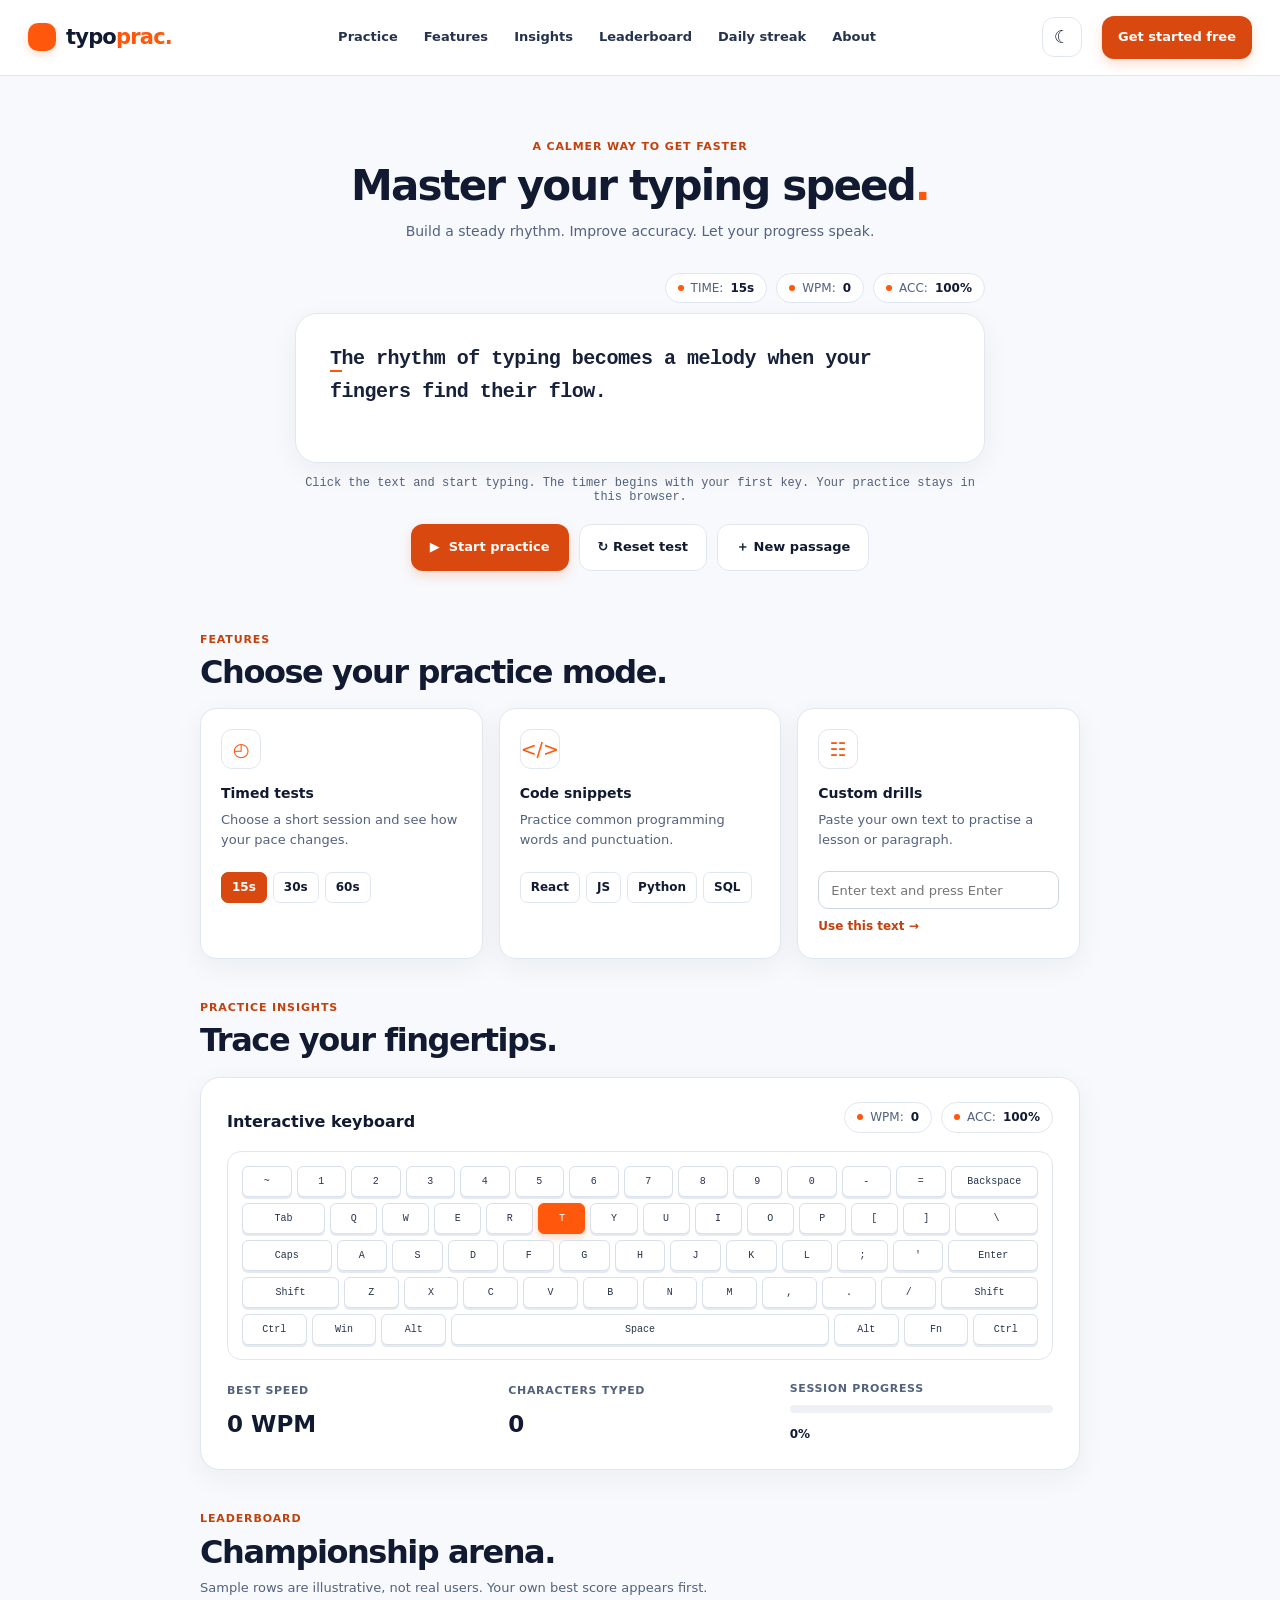
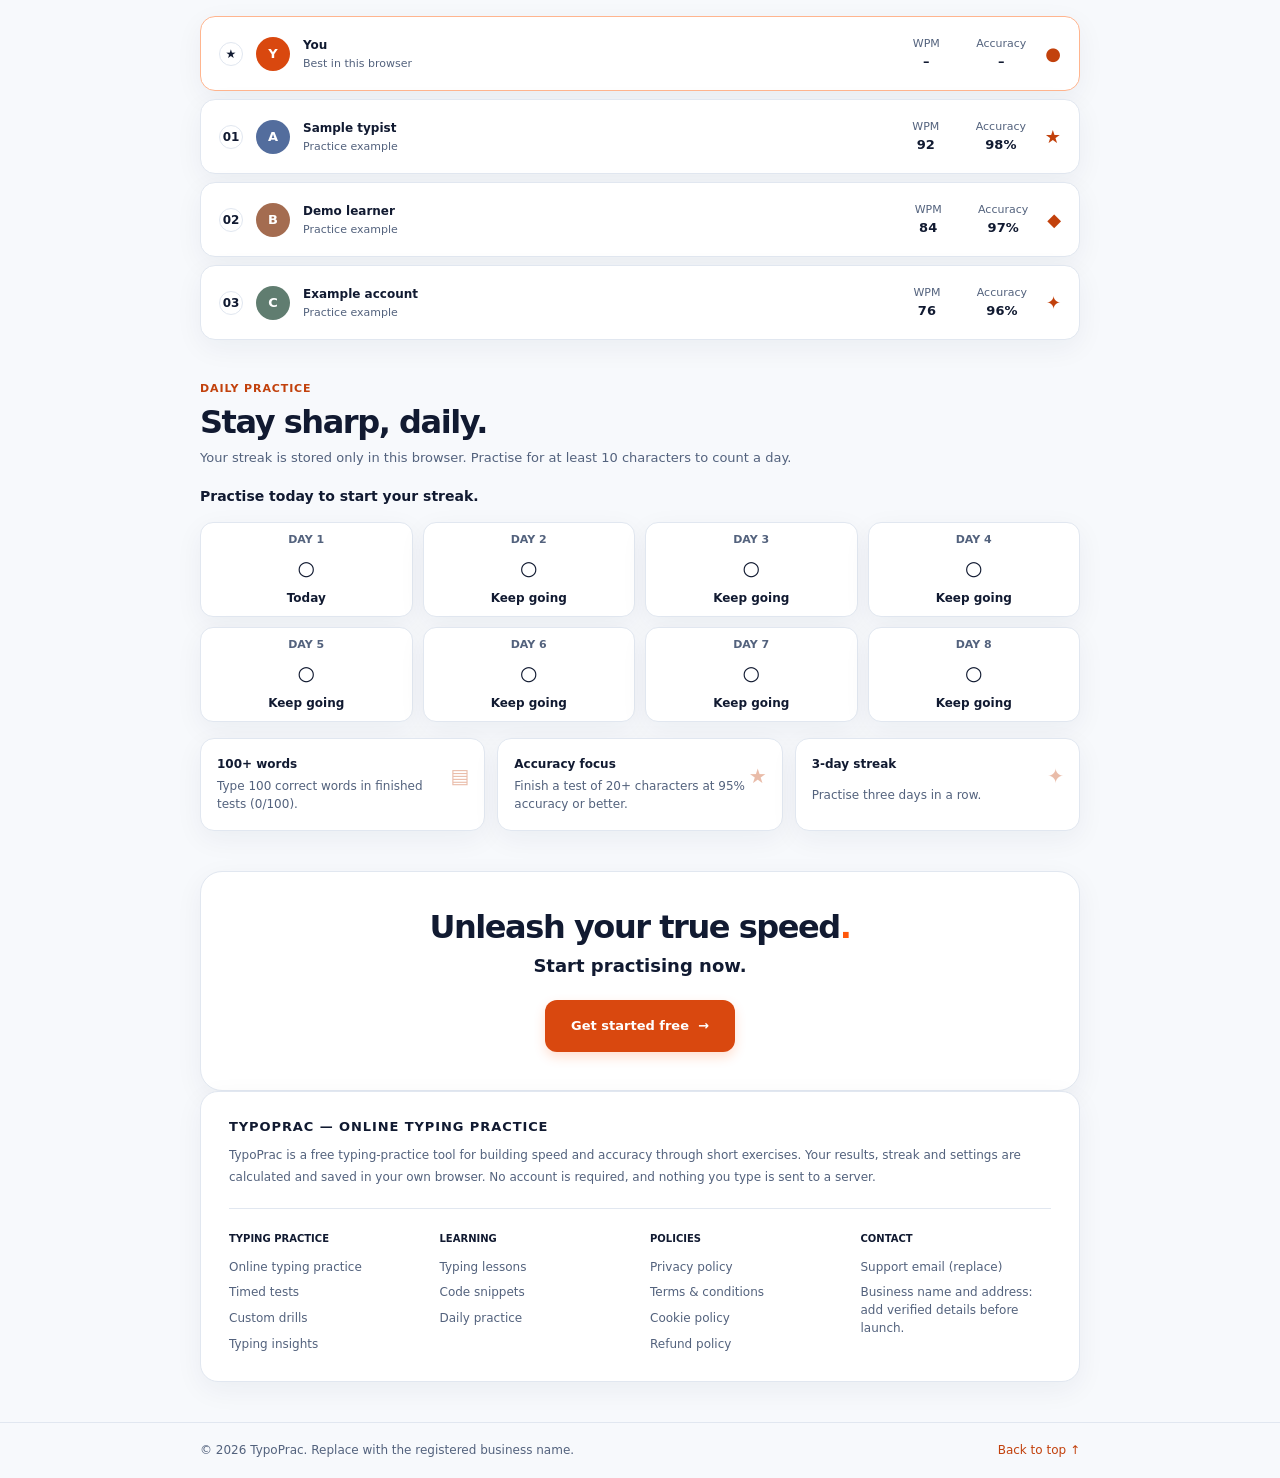
<file: index.html>
<!doctype html>
<html lang="en">

<head>
  <meta charset="utf-8">
  <meta name="viewport" content="width=device-width, initial-scale=1">
  <meta name="description" content="Practice typing, improve accuracy, and track your progress with TypoPrac.">
  <meta name="theme-color" content="#f7f9fc">
  <title>TypoPrac — Online Typing Practice</title>
  <meta name="color-scheme" content="light dark">
  <link rel="stylesheet" href="css/styles.css">
  <script>(function () { var t = null; try { t = localStorage.getItem("typoprac-theme") } catch (e) { } if (t !== "dark" && t !== "light") t = window.matchMedia && matchMedia("(prefers-color-scheme: dark)").matches ? "dark" : "light"; document.documentElement.setAttribute("data-theme", t) })();</script>
  <script src="js/app.js" defer></script>
</head>

<body>
  <a class="skip-link" href="#main">Skip to content</a>
  <header class="site-header">
    <div class="nav-wrap">
      <a class="brand" href="index.html" aria-label="TypoPrac home"><span class="brand-mark"
          aria-hidden="true"></span><span>typo<span class="brand-orange">prac.</span></span></a>
      <button class="menu-toggle" type="button" aria-expanded="false" aria-controls="primary-nav"
        aria-label="Open navigation menu"><span></span><span></span><span></span></button>
      <nav id="primary-nav" class="primary-nav" aria-label="Main navigation">
        <a href="#practice">Practice</a><a href="#features">Features</a><a href="#analytics">Insights</a><a
          href="#leaderboard">Leaderboard</a><a href="#streaks">Daily streak</a><a href="#footer">About</a>
      </nav>
      <div class="nav-actions"><button class="theme-toggle" id="theme-toggle" type="button" aria-pressed="false"
          aria-label="Switch to dark mode"><span aria-hidden="true">☾</span></button><a
          class="button button-primary button-small" href="#practice">Get started free</a></div>
    </div>
  </header>

  <main id="main">
    <section class="hero section-shell" id="practice">
      <div class="hero-heading">
        <p class="eyebrow">A calmer way to get faster</p>
        <h1>Master your typing speed<span class="brand-orange">.</span></h1>
        <p class="hero-subtitle">Build a steady rhythm. Improve accuracy. Let your progress speak.</p>
      </div>

      <div class="typing-area">
        <div class="stats-pills"><span class="stat-pill"><i></i> TIME: <strong id="time-left">15s</strong></span>
          <span class="stat-pill"><i></i> WPM: <strong id="wpm">0</strong></span>
          <span class="stat-pill"><i></i> ACC: <strong id="accuracy">100%</strong></span>
        </div>
        <div class="quote-card" id="quote-card">
          <p id="prompt-text" aria-label="Text to type">The rhythm of typing becomes a melody when your fingers find
            their flow.</p>
          <label class="sr-only" for="typing-input">Type the displayed practice text here</label>
          <textarea id="typing-input" rows="2" spellcheck="false" autocomplete="off" autocapitalize="off"
            placeholder="Click here and start typing..." aria-describedby="typing-help"></textarea>
        </div>
        <p class="typing-help" id="typing-help">Click the text and start typing. The timer begins with your first key.
          Your practice stays in this browser.</p>
        <div class="typing-controls">
          <button class="button button-primary" id="start-btn" type="button"><span aria-hidden="true">▶</span> Start
            practice</button>
          <button class="button button-outline" id="reset-btn" type="button">↻ Reset test</button>
          <button class="button button-outline" id="new-text-btn" type="button">＋ New passage</button>
        </div>
        <div class="result-card" id="result-card" hidden tabindex="-1" aria-labelledby="result-title">
          <h2 id="result-title">Your result</h2>
          <div class="result-grid">
            <div><span class="mini-label">Speed</span><strong id="result-wpm">0</strong><small>WPM</small></div>
            <div><span class="mini-label">Accuracy</span><strong id="result-acc">0%</strong></div>
            <div><span class="mini-label">Characters</span><strong id="result-chars">0</strong></div>
            <div><span class="mini-label">Best speed</span><strong id="result-best">0</strong><small>WPM</small></div>
          </div>
          <p id="result-note"></p>
          <div class="result-actions"><button class="button button-primary" id="again-btn" type="button">Try
              again</button><button class="button button-outline" id="next-btn" type="button">Next passage</button>
          </div>
        </div>
        <p class="sr-only" id="practice-status" role="status" aria-live="polite">Ready to practice.</p>
      </div>
    </section>

    <section class="content-section section-shell" id="features">
      <div class="section-title"><span class="eyebrow">Features</span>
        <h2>Choose your practice mode.</h2>
      </div>
      <div class="feature-grid">
        <article class="feature-card">
          <span class="feature-icon" aria-hidden="true">◴</span>
          <h3>Timed tests</h3>
          <p>Choose a short session and see how your pace changes.</p>
          <div class="choice-row" role="group" aria-label="Choose test duration">
            <button class="choice active" data-seconds="15" type="button" aria-pressed="true">15s</button>
            <button class="choice" data-seconds="30" type="button" aria-pressed="false">30s</button>
            <button class="choice" data-seconds="60" type="button" aria-pressed="false">60s</button>
          </div>
        </article>
        <article class="feature-card">
          <span class="feature-icon" aria-hidden="true">&lt;/&gt;</span>
          <h3>Code snippets</h3>
          <p>Practice common programming words and punctuation.</p>
          <div class="choice-row" role="group" aria-label="Choose code language">
            <button class="choice code-choice" data-code="React" type="button" aria-pressed="false">React</button>
            <button class="choice code-choice" data-code="JS" type="button" aria-pressed="false">JS</button>
            <button class="choice code-choice" data-code="Python" type="button" aria-pressed="false">Python</button>
            <button class="choice code-choice" data-code="SQL" type="button" aria-pressed="false">SQL</button>
          </div>
        </article>
        <article class="feature-card">
          <span class="feature-icon" aria-hidden="true">☷</span>
          <h3>Custom drills</h3>
          <p>Paste your own text to practise a lesson or paragraph.</p>
          <label class="sr-only" for="custom-text">Custom practice text</label>
          <input class="custom-input" id="custom-text" type="text" maxlength="240"
            placeholder="Enter text and press Enter">
          <button class="text-link custom-submit" id="custom-submit" type="button">Use this text →</button>
        </article>
      </div>
    </section>

    <section class="content-section section-shell" id="analytics">
      <div class="section-title"><span class="eyebrow">Practice insights</span>
        <h2>Trace your fingertips.</h2>
      </div>
      <div class="analytics-card">
        <div class="analytics-head">
          <h3>Interactive keyboard</h3>
          <div class="stats-pills"><span class="stat-pill"><i></i> WPM: <strong id="keyboard-wpm">0</strong></span><span
              class="stat-pill"><i></i> ACC: <strong id="keyboard-accuracy">100%</strong></span></div>
        </div>
        <div class="keyboard" aria-label="Illustration of a keyboard. The next expected key is highlighted.">
          <div class="key-row"><span class="key">~</span><span class="key">1</span><span class="key">2</span><span
              class="key">3</span><span class="key">4</span><span class="key">5</span><span class="key">6</span><span
              class="key">7</span><span class="key">8</span><span class="key">9</span><span class="key">0</span><span
              class="key">-</span><span class="key">=</span><span class="key key-wide">Backspace</span></div>
          <div class="key-row"><span class="key key-wide">Tab</span><span class="key">Q</span><span
              class="key">W</span><span class="key">E</span><span class="key">R</span><span class="key">T</span><span
              class="key">Y</span><span class="key">U</span><span class="key">I</span><span class="key">O</span><span
              class="key">P</span><span class="key">[</span><span class="key">]</span><span
              class="key key-wide">\</span></div>
          <div class="key-row"><span class="key key-wide">Caps</span><span class="key">A</span><span
              class="key">S</span><span class="key">D</span><span class="key">F</span><span class="key">G</span><span
              class="key">H</span><span class="key">J</span><span class="key">K</span><span class="key">L</span><span
              class="key">;</span><span class="key">'</span><span class="key key-wide">Enter</span></div>
          <div class="key-row"><span class="key key-wide">Shift</span><span class="key">Z</span><span
              class="key">X</span><span class="key">C</span><span class="key">V</span><span class="key">B</span><span
              class="key">N</span><span class="key">M</span><span class="key">,</span><span class="key">.</span><span
              class="key">/</span><span class="key key-wide">Shift</span></div>
          <div class="key-row"><span class="key">Ctrl</span><span class="key">Win</span><span
              class="key">Alt</span><span class="key key-space">Space</span><span class="key">Alt</span><span
              class="key">Fn</span><span class="key">Ctrl</span></div>
        </div>
        <div class="analytics-bottom">
          <div><span class="mini-label">Best speed</span><strong class="big-number" id="trend-wpm">0 WPM</strong></div>
          <div><span class="mini-label">Characters typed</span><strong class="big-number" id="char-count">0</strong>
          </div>
          <div><span class="mini-label">Session progress</span>
            <div class="progress-track" role="progressbar" aria-label="Passage completion" aria-valuemin="0"
              aria-valuemax="100" aria-valuenow="0" id="progress-track"><span id="progress-fill"></span></div><strong
              id="progress-label">0%</strong>
          </div>
        </div>
      </div>
    </section>

    <section class="content-section section-shell" id="leaderboard">
      <div class="section-title"><span class="eyebrow">Leaderboard</span>
        <h2>Championship arena.</h2>
        <p class="section-note">Sample rows are illustrative, not real users. Your own best score appears first.</p>
      </div>
      <div class="leaderboard-list">
        <article class="leader-row leader-you"><span class="rank" aria-hidden="true">★</span><span
            class="avatar avatar-you" aria-hidden="true">Y</span>
          <div class="leader-name"><strong>You</strong><small>Best in this browser</small></div>
          <div class="leader-stat"><small>WPM</small><strong id="you-wpm">–</strong></div>
          <div class="leader-stat"><small>Accuracy</small><strong id="you-acc">–</strong></div><span class="medal"
            aria-hidden="true">●</span>
        </article>
        <article class="leader-row"><span class="rank">01</span><span class="avatar avatar-one"
            aria-hidden="true">A</span>
          <div class="leader-name"><strong>Sample typist</strong><small>Practice example</small></div>
          <div class="leader-stat"><small>WPM</small><strong>92</strong></div>
          <div class="leader-stat"><small>Accuracy</small><strong>98%</strong></div><span class="medal"
            aria-hidden="true">★</span>
        </article>
        <article class="leader-row"><span class="rank">02</span><span class="avatar avatar-two"
            aria-hidden="true">B</span>
          <div class="leader-name"><strong>Demo learner</strong><small>Practice example</small></div>
          <div class="leader-stat"><small>WPM</small><strong>84</strong></div>
          <div class="leader-stat"><small>Accuracy</small><strong>97%</strong></div><span class="medal"
            aria-hidden="true">◆</span>
        </article>
        <article class="leader-row"><span class="rank">03</span><span class="avatar avatar-three"
            aria-hidden="true">C</span>
          <div class="leader-name"><strong>Example account</strong><small>Practice example</small></div>
          <div class="leader-stat"><small>WPM</small><strong>76</strong></div>
          <div class="leader-stat"><small>Accuracy</small><strong>96%</strong></div><span class="medal"
            aria-hidden="true">✦</span>
        </article>
      </div>
    </section>

    <section class="content-section section-shell" id="streaks">
      <div class="section-title"><span class="eyebrow">Daily practice</span>
        <h2>Stay sharp, daily.</h2>
        <p class="section-note">Your streak is stored only in this browser. Practise for at least 10 characters to count
          a day.</p>
      </div>
      <p class="streak-summary" id="streak-summary" aria-live="polite">Practise today to start your streak.</p>
      <div class="streak-grid" id="streak-grid">
        <div class="streak-day"><small>DAY 1</small><span>🔥</span><strong>Practice</strong></div>
        <div class="streak-day"><small>DAY 2</small><span>🔥</span><strong>Practice</strong></div>
        <div class="streak-day"><small>DAY 3</small><span>🔥</span><strong>Practice</strong></div>
        <div class="streak-day"><small>DAY 4</small><span>🔥</span><strong>Practice</strong></div>
        <div class="streak-day"><small>DAY 5</small><span>○</span><strong>Keep going</strong></div>
        <div class="streak-day"><small>DAY 6</small><span>○</span><strong>Keep going</strong></div>
        <div class="streak-day"><small>DAY 7</small><span>○</span><strong>Keep going</strong></div>
        <div class="streak-day"><small>DAY 8</small><span>○</span><strong>Keep going</strong></div>
      </div>
      <div class="achievement-grid">
        <article class="achievement" data-achievement="words"><strong>100+ words</strong><span>Type 100 correct words in
            finished tests.</span><b aria-hidden="true">▤</b></article>
        <article class="achievement" data-achievement="accuracy"><strong>Accuracy focus</strong><span>Finish a test at
            95% accuracy or better.</span><b aria-hidden="true">★</b></article>
        <article class="achievement" data-achievement="streak"><strong>3-day streak</strong><span>Practise three days in
            a row.</span><b aria-hidden="true">✦</b></article>
      </div>
    </section>

    <section class="cta-card section-shell">
      <h2>Unleash your true speed<span class="brand-orange">.</span></h2>
      <h3>Start practising now.</h3><a class="button button-primary button-large" href="#practice">Get started free
        <span aria-hidden="true">→</span></a>
    </section>
    <section class="about-card section-shell">
      <h2>TYPOPRAC — ONLINE TYPING PRACTICE</h2>
      <p>TypoPrac is a free typing-practice tool for building speed and accuracy through short exercises. Your results,
        streak and settings are calculated and saved in your own browser. No account is required, and nothing you type
        is sent to a server.</p>
      <div class="footer-link-grid">
        <div>
          <h3>Typing practice</h3><a href="#practice">Online typing practice</a><a href="#features">Timed tests</a><a
            href="#features">Custom drills</a><a href="#analytics">Typing insights</a>
        </div>
        <div>
          <h3>Learning</h3><a href="#features">Typing lessons</a><a href="#features">Code snippets</a><a
            href="#streaks">Daily practice</a>
        </div>
        <div>
          <h3>Policies</h3><a href="privacy.html">Privacy policy</a><a href="terms.html">Terms &amp; conditions</a><a
            href="cookies.html">Cookie policy</a><a href="refund.html">Refund policy</a>
        </div>
        <div>
          <h3>Contact</h3><a href="mailto:REPLACE_WITH_SUPPORT_EMAIL">Support email (replace)</a><span
            class="business-placeholder">Business name and address: add verified details before launch.</span>
        </div>
      </div>
    </section>
  </main>
  <footer class="site-footer" id="footer">
    <div class="footer-bottom"><span>© <span id="year"></span> TypoPrac. Replace with the registered business
        name.</span><a href="#main">Back to top ↑</a></div>
  </footer>
</body>

</html>
</file>
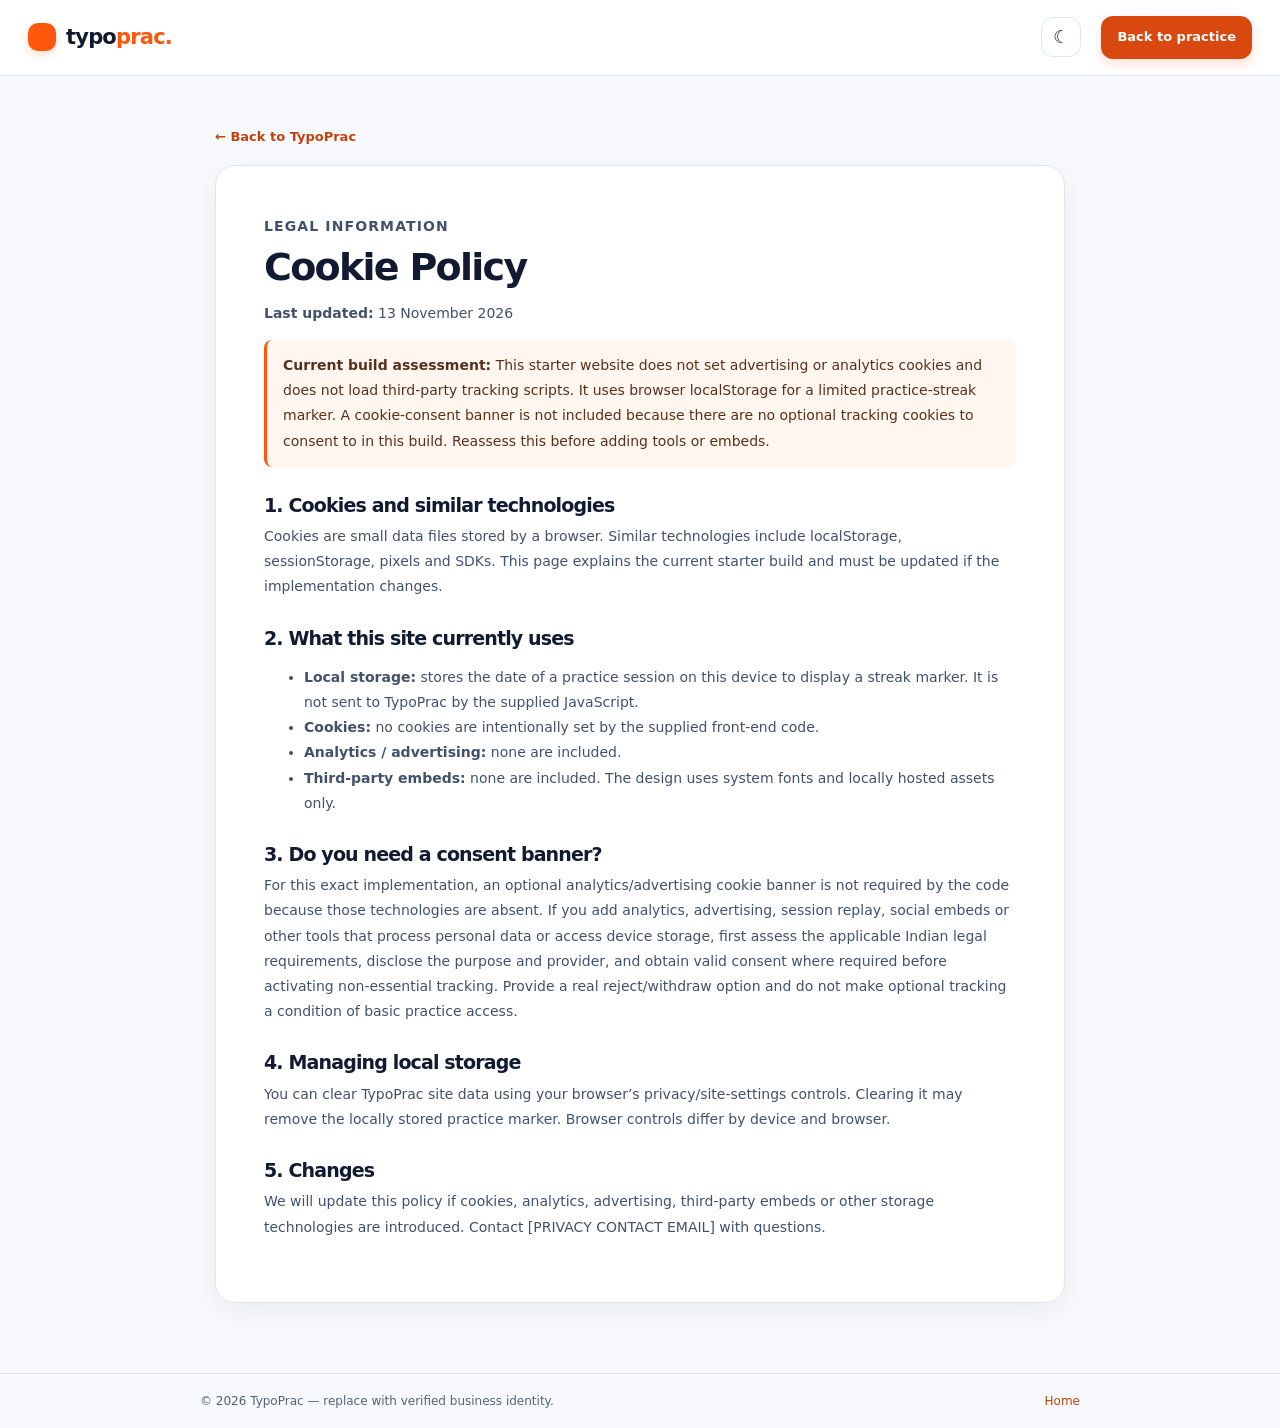
<file: cookies.html>
<!doctype html>
<html lang="en">

<head>
    <meta charset="utf-8">
    <meta name="viewport" content="width=device-width, initial-scale=1">
    <meta name="theme-color" content="#f7f9fc">
    <title>Cookie Policy — TypoPrac</title>
    <link rel="stylesheet" href="css/styles.css">
    <meta name="color-scheme" content="light dark">
    <script>(function () { var t = null; try { t = localStorage.getItem("typoprac-theme") } catch (e) { } if (t !== "dark" && t !== "light") t = window.matchMedia && matchMedia("(prefers-color-scheme: dark)").matches ? "dark" : "light"; document.documentElement.setAttribute("data-theme", t) })();</script>
</head>

<body>
    <header class="site-header">
        <div class="nav-wrap"><a class="brand" href="index.html"><span class="brand-mark"
                    aria-hidden="true"></span><span>typo<span class="brand-orange">prac.</span></span></a>
            <div class="nav-actions"><button class="theme-toggle" id="theme-toggle" type="button" aria-pressed="false"
                    aria-label="Switch to dark mode"><span aria-hidden="true">☾</span></button><a
                    class="button button-primary button-small" href="index.html#practice">Back to practice</a></div>
        </div>
    </header>
    <main class="legal-main"><a class="legal-back" href="index.html">← Back to TypoPrac</a>
        <article class="legal-card">
            <p class="eyebrow">Legal information</p>
            <h1>Cookie Policy</h1>
            <p><strong>Last updated:</strong> 13 November 2026</p>
            <p class="legal-warning"><strong>Current build assessment:</strong> This starter website does not set
                advertising or analytics cookies and does not load third-party tracking scripts. It uses browser
                localStorage for a limited practice-streak marker. A cookie-consent banner is not included because there
                are no optional tracking cookies to consent to in this build. Reassess this before adding tools or
                embeds.</p>
            <h2>1. Cookies and similar technologies</h2>
            <p>Cookies are small data files stored by a browser. Similar technologies include localStorage,
                sessionStorage, pixels and SDKs. This page explains the current starter build and must be updated if the
                implementation changes.</p>
            <h2>2. What this site currently uses</h2>
            <ul>
                <li><strong>Local storage:</strong> stores the date of a practice session on this device to display a
                    streak marker. It is not sent to TypoPrac by the supplied JavaScript.</li>
                <li><strong>Cookies:</strong> no cookies are intentionally set by the supplied front-end code.</li>
                <li><strong>Analytics / advertising:</strong> none are included.</li>
                <li><strong>Third-party embeds:</strong> none are included. The design uses system fonts and locally
                    hosted assets only.</li>
            </ul>
            <h2>3. Do you need a consent banner?</h2>
            <p>For this exact implementation, an optional analytics/advertising cookie banner is not required by the
                code because those technologies are absent. If you add analytics, advertising, session replay, social
                embeds or other tools that process personal data or access device storage, first assess the applicable
                Indian legal requirements, disclose the purpose and provider, and obtain valid consent where required
                before activating non-essential tracking. Provide a real reject/withdraw option and do not make optional
                tracking a condition of basic practice access.</p>
            <h2>4. Managing local storage</h2>
            <p>You can clear TypoPrac site data using your browser’s privacy/site-settings controls. Clearing it may
                remove the locally stored practice marker. Browser controls differ by device and browser.</p>
            <h2>5. Changes</h2>
            <p>We will update this policy if cookies, analytics, advertising, third-party embeds or other storage
                technologies are introduced. Contact [PRIVACY CONTACT EMAIL] with questions.</p>
        </article>
    </main>
    <footer class="site-footer">
        <div class="footer-bottom"><span>© <span id="year">2026</span> TypoPrac — replace with verified business
                identity.</span><a href="index.html">Home</a></div>
    </footer>
    <script>(function () { var r = document.documentElement, b = document.getElementById("theme-toggle"); function a(t) { r.setAttribute("data-theme", t); var m = document.querySelector('meta[name="theme-color"]'); if (m) m.setAttribute("content", t === "dark" ? "#12161f" : "#f7f9fc"); b.setAttribute("aria-pressed", String(t === "dark")); b.setAttribute("aria-label", t === "dark" ? "Switch to light mode" : "Switch to dark mode"); b.firstElementChild.textContent = t === "dark" ? "☀" : "☾" } a(r.getAttribute("data-theme") === "dark" ? "dark" : "light"); b.addEventListener("click", function () { var n = r.getAttribute("data-theme") === "dark" ? "light" : "dark"; a(n); try { localStorage.setItem("typoprac-theme", n) } catch (e) { } }) })();</script>
</body>

</html>
</file>
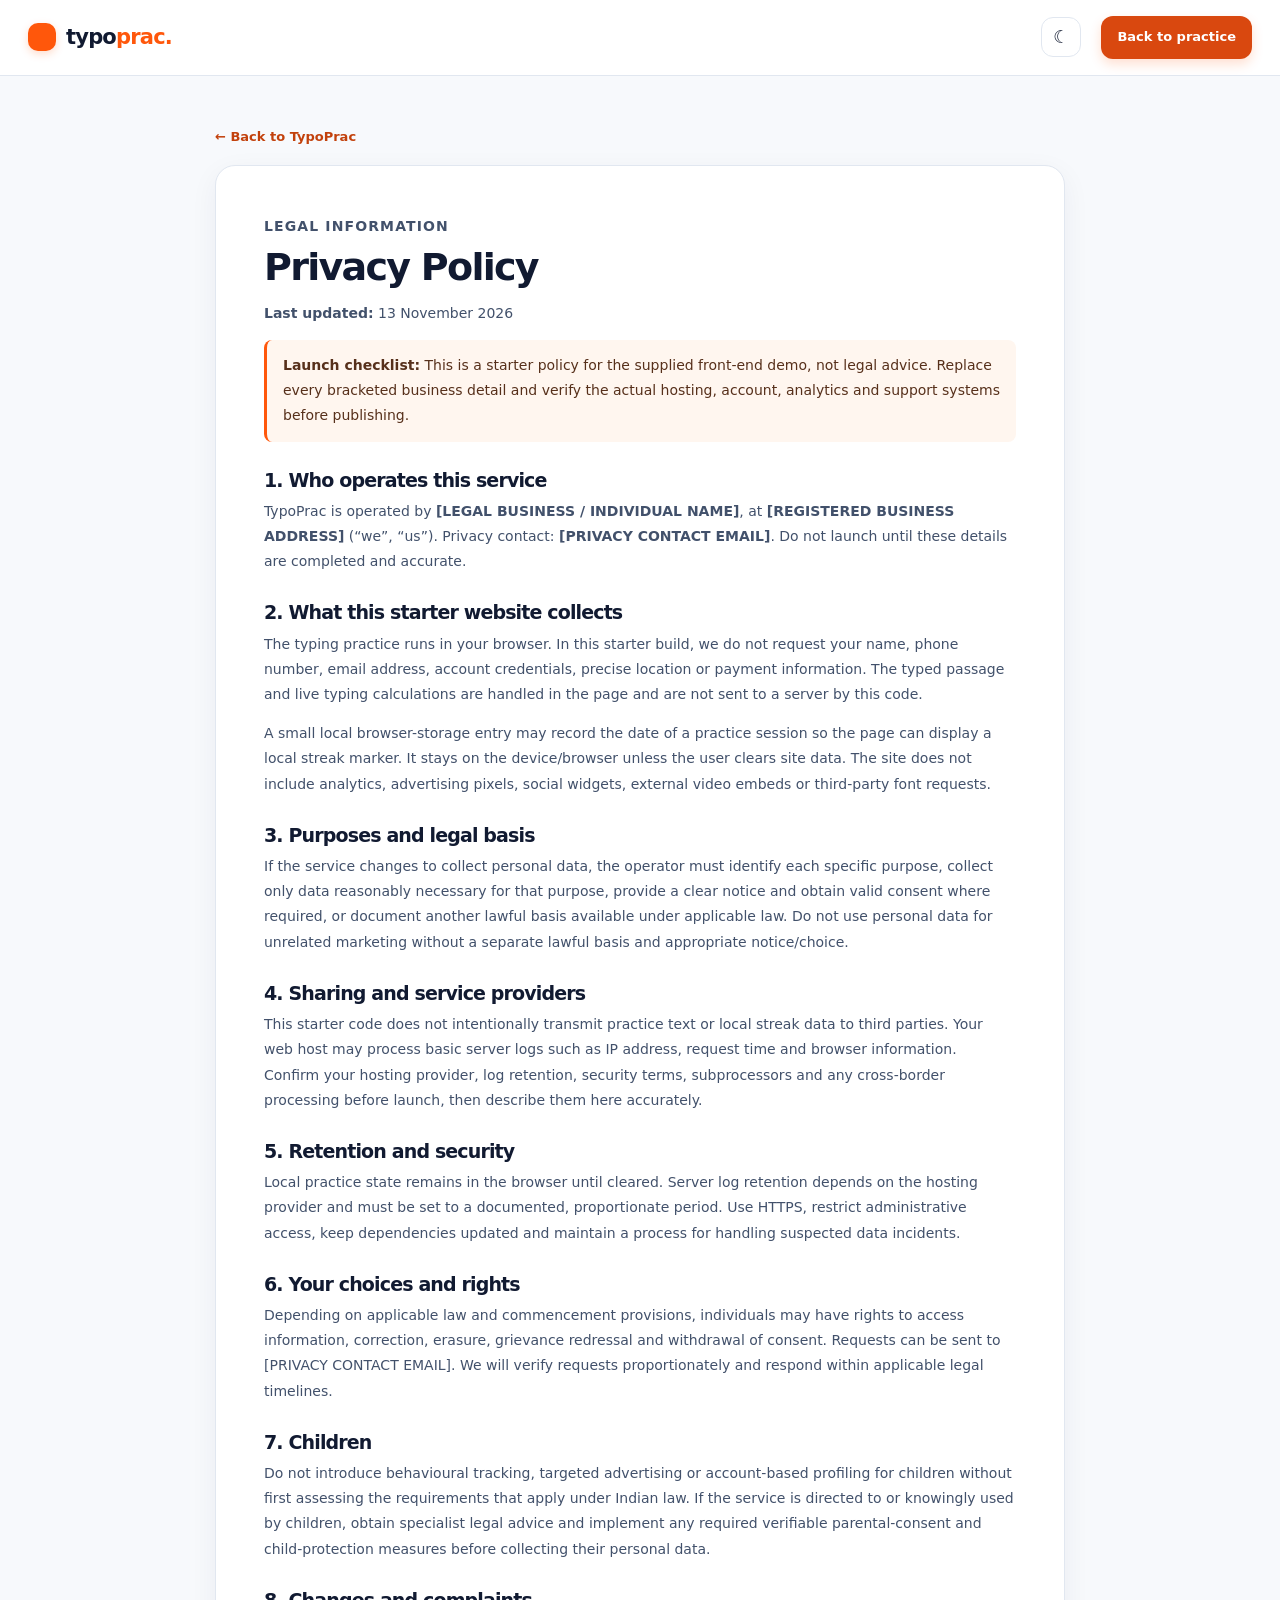
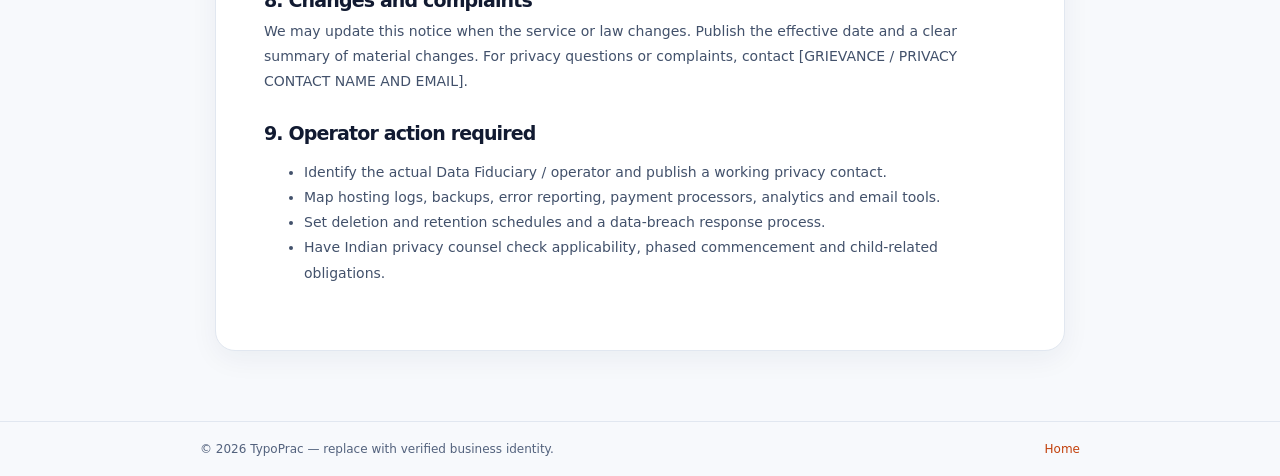
<file: privacy.html>
<!doctype html>
<html lang="en">

<head>
    <meta charset="utf-8">
    <meta name="viewport" content="width=device-width, initial-scale=1">
    <meta name="theme-color" content="#f7f9fc">
    <title>Privacy Policy — TypoPrac</title>
    <link rel="stylesheet" href="css/styles.css">
    <meta name="color-scheme" content="light dark">
    <script>(function () { var t = null; try { t = localStorage.getItem("typoprac-theme") } catch (e) { } if (t !== "dark" && t !== "light") t = window.matchMedia && matchMedia("(prefers-color-scheme: dark)").matches ? "dark" : "light"; document.documentElement.setAttribute("data-theme", t) })();</script>
</head>

<body>
    <header class="site-header">
        <div class="nav-wrap"><a class="brand" href="index.html"><span class="brand-mark"
                    aria-hidden="true"></span><span>typo<span class="brand-orange">prac.</span></span></a>
            <div class="nav-actions"><button class="theme-toggle" id="theme-toggle" type="button" aria-pressed="false"
                    aria-label="Switch to dark mode"><span aria-hidden="true">☾</span></button><a
                    class="button button-primary button-small" href="index.html#practice">Back to practice</a></div>
        </div>
    </header>
    <main class="legal-main"><a class="legal-back" href="index.html">← Back to TypoPrac</a>
        <article class="legal-card">
            <p class="eyebrow">Legal information</p>
            <h1>Privacy Policy</h1>
            <p><strong>Last updated:</strong> 13 November 2026</p>
            <p class="legal-warning"><strong>Launch checklist:</strong> This is a starter policy for the supplied
                front-end demo, not legal advice. Replace every bracketed business detail and verify the actual hosting,
                account, analytics and support systems before publishing.</p>
            <h2>1. Who operates this service</h2>
            <p>TypoPrac is operated by <strong>[LEGAL BUSINESS / INDIVIDUAL NAME]</strong>, at <strong>[REGISTERED
                    BUSINESS ADDRESS]</strong> (“we”, “us”). Privacy contact: <strong>[PRIVACY CONTACT EMAIL]</strong>.
                Do not launch until these details are completed and accurate.</p>
            <h2>2. What this starter website collects</h2>
            <p>The typing practice runs in your browser. In this starter build, we do not request your name, phone
                number, email address, account credentials, precise location or payment information. The typed passage
                and live typing calculations are handled in the page and are not sent to a server by this code.</p>
            <p>A small local browser-storage entry may record the date of a practice session so the page can display a
                local streak marker. It stays on the device/browser unless the user clears site data. The site does not
                include analytics, advertising pixels, social widgets, external video embeds or third-party font
                requests.</p>
            <h2>3. Purposes and legal basis</h2>
            <p>If the service changes to collect personal data, the operator must identify each specific purpose,
                collect only data reasonably necessary for that purpose, provide a clear notice and obtain valid consent
                where required, or document another lawful basis available under applicable law. Do not use personal
                data for unrelated marketing without a separate lawful basis and appropriate notice/choice.</p>
            <h2>4. Sharing and service providers</h2>
            <p>This starter code does not intentionally transmit practice text or local streak data to third parties.
                Your web host may process basic server logs such as IP address, request time and browser information.
                Confirm your hosting provider, log retention, security terms, subprocessors and any cross-border
                processing before launch, then describe them here accurately.</p>
            <h2>5. Retention and security</h2>
            <p>Local practice state remains in the browser until cleared. Server log retention depends on the hosting
                provider and must be set to a documented, proportionate period. Use HTTPS, restrict administrative
                access, keep dependencies updated and maintain a process for handling suspected data incidents.</p>
            <h2>6. Your choices and rights</h2>
            <p>Depending on applicable law and commencement provisions, individuals may have rights to access
                information, correction, erasure, grievance redressal and withdrawal of consent. Requests can be sent to
                [PRIVACY CONTACT EMAIL]. We will verify requests proportionately and respond within applicable legal
                timelines.</p>
            <h2>7. Children</h2>
            <p>Do not introduce behavioural tracking, targeted advertising or account-based profiling for children
                without first assessing the requirements that apply under Indian law. If the service is directed to or
                knowingly used by children, obtain specialist legal advice and implement any required verifiable
                parental-consent and child-protection measures before collecting their personal data.</p>
            <h2>8. Changes and complaints</h2>
            <p>We may update this notice when the service or law changes. Publish the effective date and a clear summary
                of material changes. For privacy questions or complaints, contact [GRIEVANCE / PRIVACY CONTACT NAME AND
                EMAIL].</p>
            <h2>9. Operator action required</h2>
            <ul>
                <li>Identify the actual Data Fiduciary / operator and publish a working privacy contact.</li>
                <li>Map hosting logs, backups, error reporting, payment processors, analytics and email tools.</li>
                <li>Set deletion and retention schedules and a data-breach response process.</li>
                <li>Have Indian privacy counsel check applicability, phased commencement and child-related obligations.
                </li>
            </ul>
        </article>
    </main>
    <footer class="site-footer">
        <div class="footer-bottom"><span>© <span id="year">2026</span> TypoPrac — replace with verified business
                identity.</span><a href="index.html">Home</a></div>
    </footer>
    <script>(function () { var r = document.documentElement, b = document.getElementById("theme-toggle"); function a(t) { r.setAttribute("data-theme", t); var m = document.querySelector('meta[name="theme-color"]'); if (m) m.setAttribute("content", t === "dark" ? "#12161f" : "#f7f9fc"); b.setAttribute("aria-pressed", String(t === "dark")); b.setAttribute("aria-label", t === "dark" ? "Switch to light mode" : "Switch to dark mode"); b.firstElementChild.textContent = t === "dark" ? "☀" : "☾" } a(r.getAttribute("data-theme") === "dark" ? "dark" : "light"); b.addEventListener("click", function () { var n = r.getAttribute("data-theme") === "dark" ? "light" : "dark"; a(n); try { localStorage.setItem("typoprac-theme", n) } catch (e) { } }) })();</script>
</body>

</html>
</file>
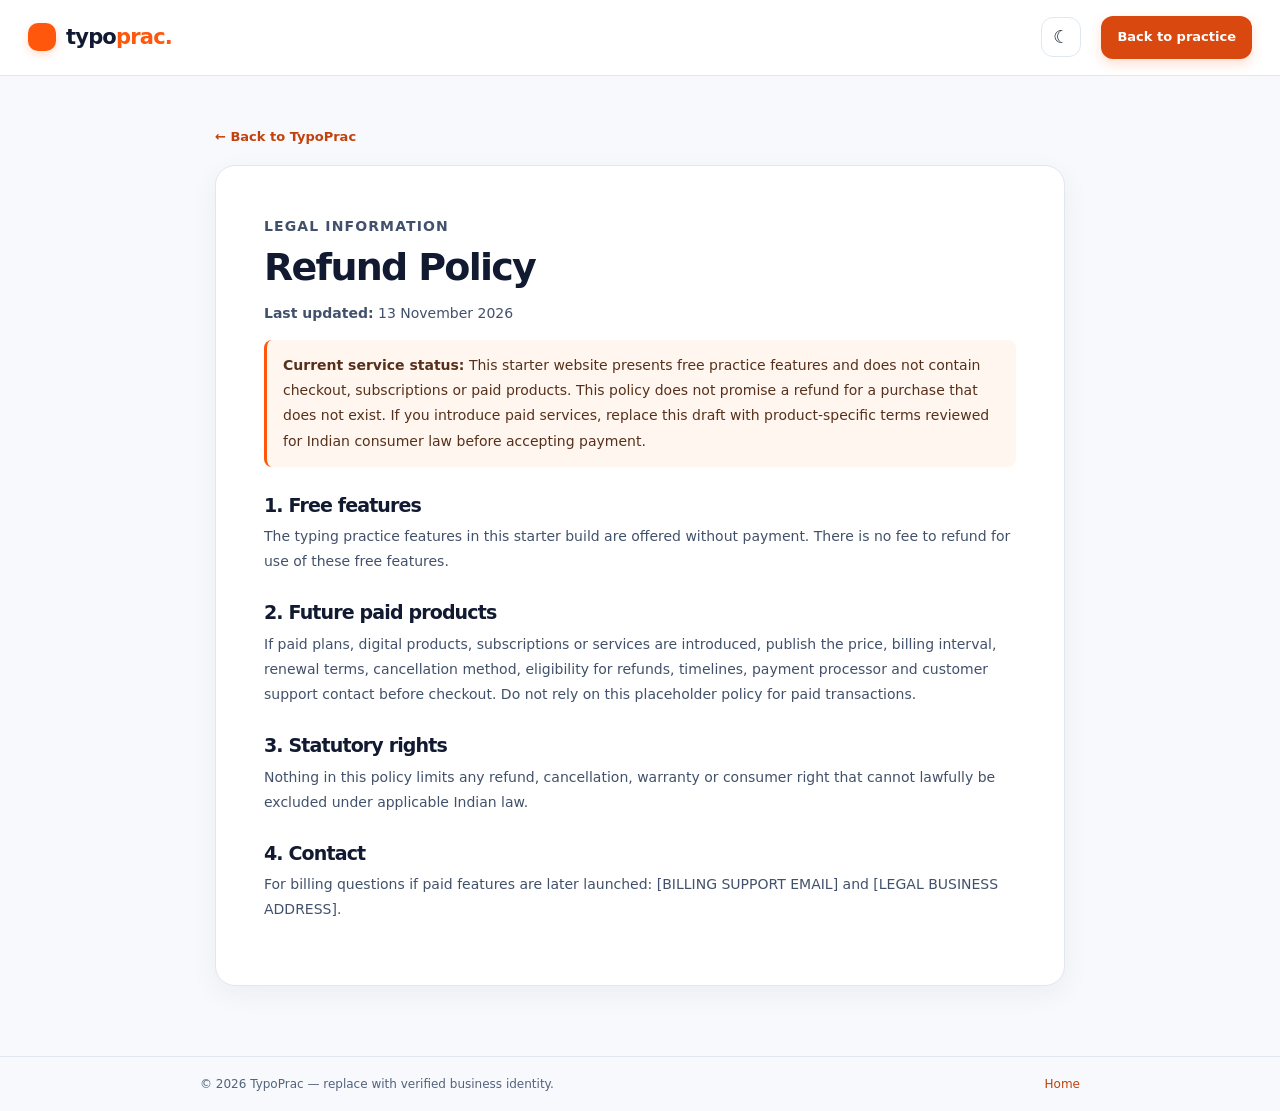
<file: refund.html>
<!doctype html>
<html lang="en">

<head>
    <meta charset="utf-8">
    <meta name="viewport" content="width=device-width, initial-scale=1">
    <meta name="theme-color" content="#f7f9fc">
    <title>Refund Policy — TypoPrac</title>
    <link rel="stylesheet" href="css/styles.css">
    <meta name="color-scheme" content="light dark">
    <script>(function () { var t = null; try { t = localStorage.getItem("typoprac-theme") } catch (e) { } if (t !== "dark" && t !== "light") t = window.matchMedia && matchMedia("(prefers-color-scheme: dark)").matches ? "dark" : "light"; document.documentElement.setAttribute("data-theme", t) })();</script>
</head>

<body>
    <header class="site-header">
        <div class="nav-wrap"><a class="brand" href="index.html"><span class="brand-mark"
                    aria-hidden="true"></span><span>typo<span class="brand-orange">prac.</span></span></a>
            <div class="nav-actions"><button class="theme-toggle" id="theme-toggle" type="button" aria-pressed="false"
                    aria-label="Switch to dark mode"><span aria-hidden="true">☾</span></button><a
                    class="button button-primary button-small" href="index.html#practice">Back to practice</a></div>
        </div>
    </header>
    <main class="legal-main"><a class="legal-back" href="index.html">← Back to TypoPrac</a>
        <article class="legal-card">
            <p class="eyebrow">Legal information</p>
            <h1>Refund Policy</h1>
            <p><strong>Last updated:</strong> 13 November 2026</p>
            <p class="legal-warning"><strong>Current service status:</strong> This starter website presents free
                practice features and does not contain checkout, subscriptions or paid products. This policy does not
                promise a refund for a purchase that does not exist. If you introduce paid services, replace this draft
                with product-specific terms reviewed for Indian consumer law before accepting payment.</p>
            <h2>1. Free features</h2>
            <p>The typing practice features in this starter build are offered without payment. There is no fee to refund
                for use of these free features.</p>
            <h2>2. Future paid products</h2>
            <p>If paid plans, digital products, subscriptions or services are introduced, publish the price, billing
                interval, renewal terms, cancellation method, eligibility for refunds, timelines, payment processor and
                customer support contact before checkout. Do not rely on this placeholder policy for paid transactions.
            </p>
            <h2>3. Statutory rights</h2>
            <p>Nothing in this policy limits any refund, cancellation, warranty or consumer right that cannot lawfully
                be excluded under applicable Indian law.</p>
            <h2>4. Contact</h2>
            <p>For billing questions if paid features are later launched: [BILLING SUPPORT EMAIL] and [LEGAL BUSINESS
                ADDRESS].</p>
        </article>
    </main>
    <footer class="site-footer">
        <div class="footer-bottom"><span>© <span id="year">2026</span> TypoPrac — replace with verified business
                identity.</span><a href="index.html">Home</a></div>
    </footer>
    <script>(function () { var r = document.documentElement, b = document.getElementById("theme-toggle"); function a(t) { r.setAttribute("data-theme", t); var m = document.querySelector('meta[name="theme-color"]'); if (m) m.setAttribute("content", t === "dark" ? "#12161f" : "#f7f9fc"); b.setAttribute("aria-pressed", String(t === "dark")); b.setAttribute("aria-label", t === "dark" ? "Switch to light mode" : "Switch to dark mode"); b.firstElementChild.textContent = t === "dark" ? "☀" : "☾" } a(r.getAttribute("data-theme") === "dark" ? "dark" : "light"); b.addEventListener("click", function () { var n = r.getAttribute("data-theme") === "dark" ? "light" : "dark"; a(n); try { localStorage.setItem("typoprac-theme", n) } catch (e) { } }) })();</script>
</body>

</html>
</file>
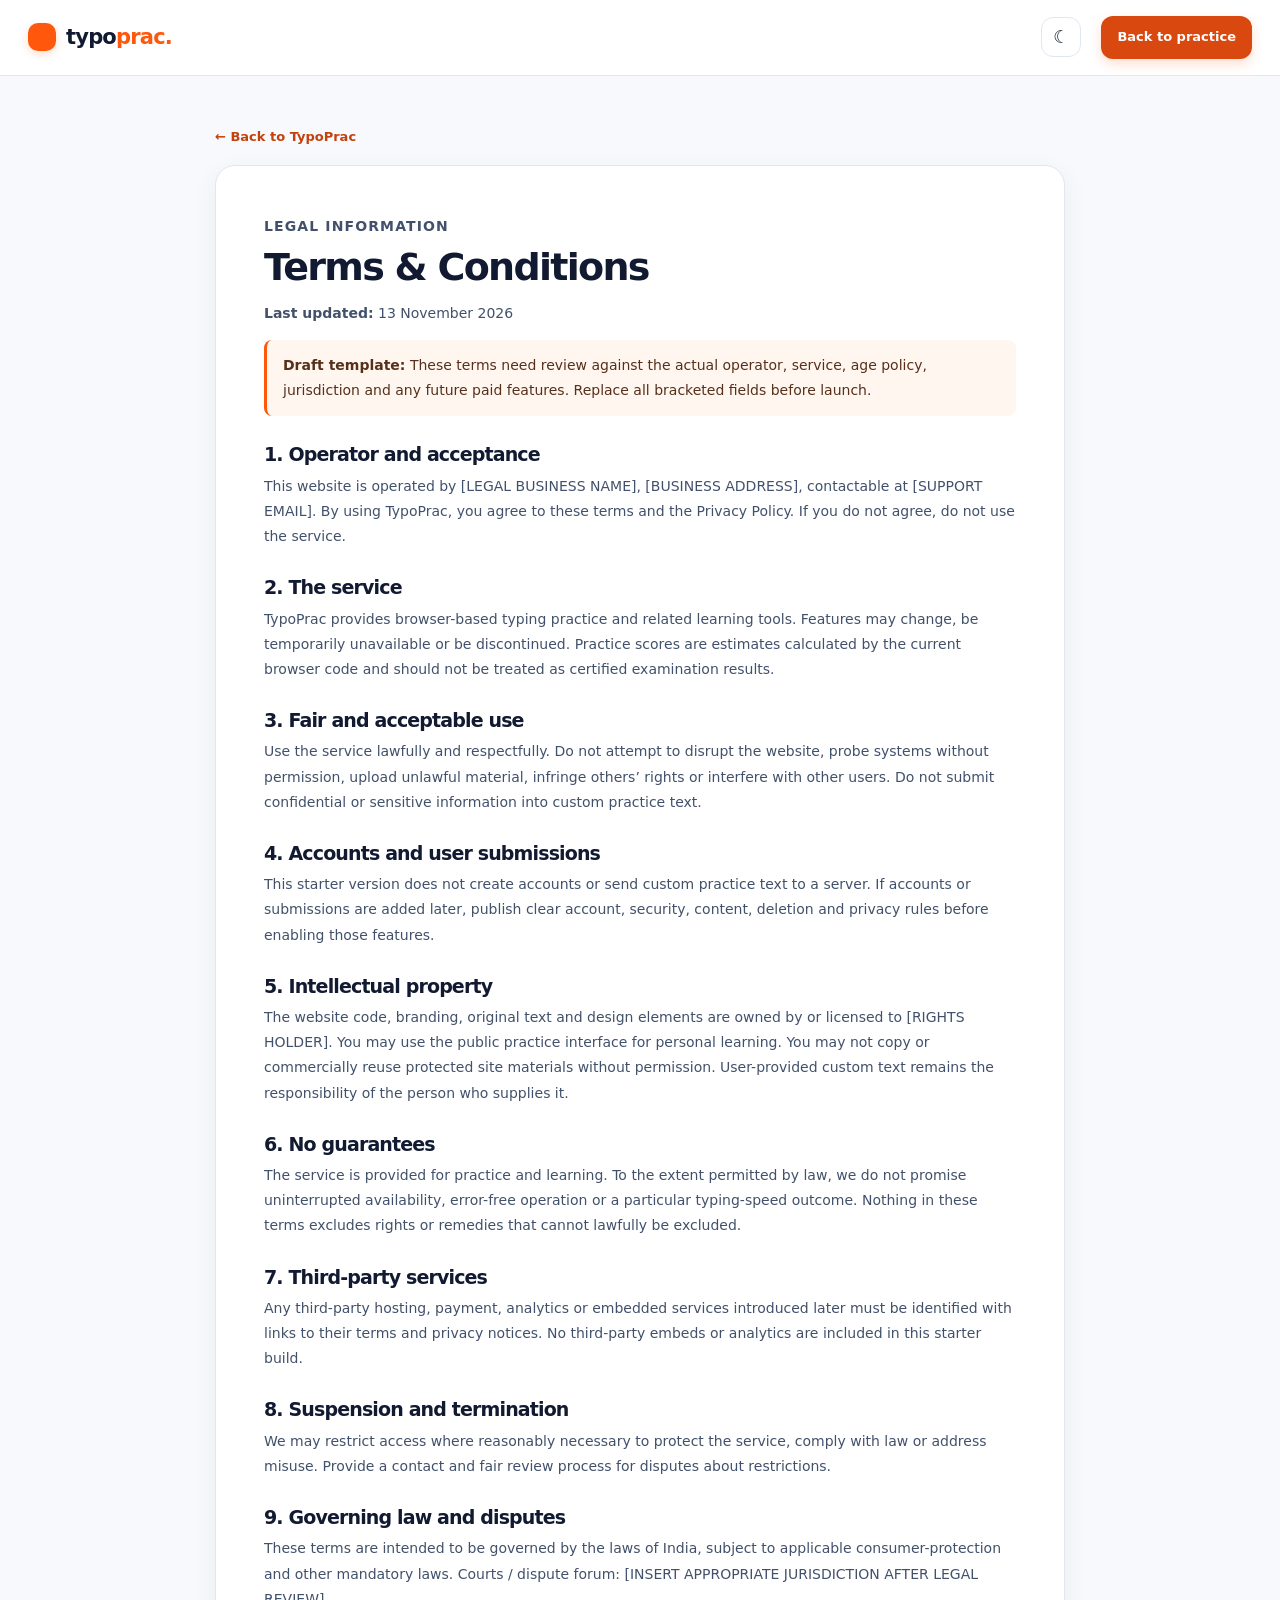
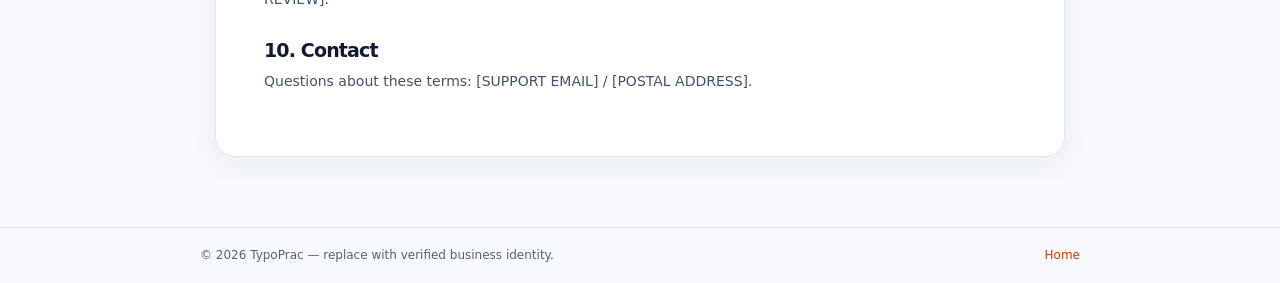
<file: terms.html>
<!doctype html>
<html lang="en">

<head>
    <meta charset="utf-8">
    <meta name="viewport" content="width=device-width, initial-scale=1">
    <meta name="theme-color" content="#f7f9fc">
    <title>Terms &amp; Conditions — TypoPrac</title>
    <link rel="stylesheet" href="css/styles.css">
    <meta name="color-scheme" content="light dark">
    <script>(function () { var t = null; try { t = localStorage.getItem("typoprac-theme") } catch (e) { } if (t !== "dark" && t !== "light") t = window.matchMedia && matchMedia("(prefers-color-scheme: dark)").matches ? "dark" : "light"; document.documentElement.setAttribute("data-theme", t) })();</script>
</head>

<body>
    <header class="site-header">
        <div class="nav-wrap"><a class="brand" href="index.html"><span class="brand-mark"
                    aria-hidden="true"></span><span>typo<span class="brand-orange">prac.</span></span></a>
            <div class="nav-actions"><button class="theme-toggle" id="theme-toggle" type="button" aria-pressed="false"
                    aria-label="Switch to dark mode"><span aria-hidden="true">☾</span></button><a
                    class="button button-primary button-small" href="index.html#practice">Back to practice</a></div>
        </div>
    </header>
    <main class="legal-main"><a class="legal-back" href="index.html">← Back to TypoPrac</a>
        <article class="legal-card">
            <p class="eyebrow">Legal information</p>
            <h1>Terms &amp; Conditions</h1>
            <p><strong>Last updated:</strong> 13 November 2026</p>
            <p class="legal-warning"><strong>Draft template:</strong> These terms need review against the actual
                operator, service, age policy, jurisdiction and any future paid features. Replace all bracketed fields
                before launch.</p>
            <h2>1. Operator and acceptance</h2>
            <p>This website is operated by [LEGAL BUSINESS NAME], [BUSINESS ADDRESS], contactable at [SUPPORT EMAIL]. By
                using TypoPrac, you agree to these terms and the Privacy Policy. If you do not agree, do not use the
                service.</p>
            <h2>2. The service</h2>
            <p>TypoPrac provides browser-based typing practice and related learning tools. Features may change, be
                temporarily unavailable or be discontinued. Practice scores are estimates calculated by the current
                browser code and should not be treated as certified examination results.</p>
            <h2>3. Fair and acceptable use</h2>
            <p>Use the service lawfully and respectfully. Do not attempt to disrupt the website, probe systems without
                permission, upload unlawful material, infringe others’ rights or interfere with other users. Do not
                submit confidential or sensitive information into custom practice text.</p>
            <h2>4. Accounts and user submissions</h2>
            <p>This starter version does not create accounts or send custom practice text to a server. If accounts or
                submissions are added later, publish clear account, security, content, deletion and privacy rules before
                enabling those features.</p>
            <h2>5. Intellectual property</h2>
            <p>The website code, branding, original text and design elements are owned by or licensed to [RIGHTS
                HOLDER]. You may use the public practice interface for personal learning. You may not copy or
                commercially reuse protected site materials without permission. User-provided custom text remains the
                responsibility of the person who supplies it.</p>
            <h2>6. No guarantees</h2>
            <p>The service is provided for practice and learning. To the extent permitted by law, we do not promise
                uninterrupted availability, error-free operation or a particular typing-speed outcome. Nothing in these
                terms excludes rights or remedies that cannot lawfully be excluded.</p>
            <h2>7. Third-party services</h2>
            <p>Any third-party hosting, payment, analytics or embedded services introduced later must be identified with
                links to their terms and privacy notices. No third-party embeds or analytics are included in this
                starter build.</p>
            <h2>8. Suspension and termination</h2>
            <p>We may restrict access where reasonably necessary to protect the service, comply with law or address
                misuse. Provide a contact and fair review process for disputes about restrictions.</p>
            <h2>9. Governing law and disputes</h2>
            <p>These terms are intended to be governed by the laws of India, subject to applicable consumer-protection
                and other mandatory laws. Courts / dispute forum: [INSERT APPROPRIATE JURISDICTION AFTER LEGAL REVIEW].
            </p>
            <h2>10. Contact</h2>
            <p>Questions about these terms: [SUPPORT EMAIL] / [POSTAL ADDRESS].</p>
        </article>
    </main>
    <footer class="site-footer">
        <div class="footer-bottom"><span>© <span id="year">2026</span> TypoPrac — replace with verified business
                identity.</span><a href="index.html">Home</a></div>
    </footer>
    <script>(function () { var r = document.documentElement, b = document.getElementById("theme-toggle"); function a(t) { r.setAttribute("data-theme", t); var m = document.querySelector('meta[name="theme-color"]'); if (m) m.setAttribute("content", t === "dark" ? "#12161f" : "#f7f9fc"); b.setAttribute("aria-pressed", String(t === "dark")); b.setAttribute("aria-label", t === "dark" ? "Switch to light mode" : "Switch to dark mode"); b.firstElementChild.textContent = t === "dark" ? "☀" : "☾" } a(r.getAttribute("data-theme") === "dark" ? "dark" : "light"); b.addEventListener("click", function () { var n = r.getAttribute("data-theme") === "dark" ? "light" : "dark"; a(n); try { localStorage.setItem("typoprac-theme", n) } catch (e) { } }) })();</script>
</body>

</html>
</file>
<file: css/styles.css>
:root{--ink:#111a31;--muted:#53627d;--orange:#ff570b;--orange-dark:#e94b05;--orange-text:#c2410c;--orange-btn:#d9480f;--orange-btn-hover:#bf3f0b;--page:#f7f9fc;--surface:#fff;--line:#e1e7f0;--shadow:0 8px 28px rgba(22,37,66,.055);--radius:18px}
*{box-sizing:border-box}
[hidden]{display:none!important}
html{scroll-behavior:smooth;scroll-padding-top:100px}
body{margin:0;background:var(--page);color:var(--ink);font-family:Inter,ui-sans-serif,system-ui,-apple-system,"Segoe UI",sans-serif;line-height:1.55}
a{color:inherit;text-decoration:none}
button,input,textarea{font:inherit}
button,a,input,textarea{outline-offset:3px}
:focus-visible{outline:3px solid #245fcb;outline-offset:3px}
.quote-card:focus-within{outline:3px solid #245fcb;outline-offset:3px}
.skip-link{position:absolute;left:12px;top:-60px;background:#fff;padding:10px 14px;border-radius:8px;z-index:1000}
.skip-link:focus{top:12px}
.sr-only{position:absolute;width:1px;height:1px;padding:0;margin:-1px;overflow:hidden;clip:rect(0,0,0,0);white-space:nowrap;border:0}
.site-header{height:76px;position:sticky;top:0;z-index:50;background:rgba(255,255,255,.96);backdrop-filter:blur(12px);border-bottom:1px solid var(--line)}
.nav-wrap{max-width:1500px;height:100%;margin:auto;padding:0 28px;display:flex;align-items:center;justify-content:space-between;gap:28px}
.brand{display:inline-flex;align-items:center;gap:10px;font-weight:900;font-size:21px;letter-spacing:-.8px;white-space:nowrap}
.brand-mark{width:28px;height:28px;background:var(--orange);border-radius:10px;box-shadow:0 3px 8px #ff570b35}
.brand-orange{color:var(--orange)}
.primary-nav{display:flex;align-items:center;gap:26px;font-size:13px;font-weight:650;color:#26334d}
.primary-nav a:hover,.login-link:hover{color:var(--orange-text)}
.nav-actions{display:flex;align-items:center;gap:20px;font-size:13px;font-weight:700}
.menu-toggle{display:none;background:#fff;border:1px solid var(--line);border-radius:10px;width:42px;height:42px;padding:10px;cursor:pointer}
.menu-toggle span{display:block;height:2px;background:var(--ink);margin:4px 0;border-radius:4px}
.theme-toggle{width:40px;height:40px;display:grid;place-items:center;padding:0;border:1px solid var(--line);border-radius:12px;background:var(--surface);color:var(--ink);font-size:18px;line-height:1;cursor:pointer}
.theme-toggle:hover{border-color:var(--orange);color:var(--orange-text)}
.button{display:inline-flex;align-items:center;justify-content:center;gap:9px;border-radius:12px;padding:12px 18px;font-size:13px;font-weight:750;border:1px solid transparent;cursor:pointer;transition:transform .18s ease,box-shadow .18s ease,background .18s ease}
.button:hover{transform:translateY(-1px)}
.button-primary{background:var(--orange-btn);color:#fff;box-shadow:0 5px 12px #ff570b30}
.button-primary:hover{background:var(--orange-btn-hover)}
.button-outline{background:#fff;border-color:var(--line);color:var(--ink)}
.button-small{padding:10px 15px}
.button-large{padding:15px 25px}
.section-shell{width:min(100% - 40px,880px);margin-inline:auto}
.hero{padding-top:62px;padding-bottom:48px}
.hero-heading{text-align:center;margin-bottom:30px}
.eyebrow{display:block;color:var(--orange-text);font-size:11px;font-weight:800;letter-spacing:.08em;text-transform:uppercase;margin:0 0 7px}
h1,h2,h3,p{margin-top:0}
h1,h2{letter-spacing:-.045em;line-height:1.12}
h1{font-size:clamp(29px,4vw,42px);margin-bottom:12px;font-weight:900}
.hero-subtitle{color:var(--muted);font-size:14px;margin:0}
.typing-area{max-width:690px;margin:auto}
.stats-pills{display:flex;justify-content:flex-end;gap:9px;margin-bottom:10px}
.stat-pill{display:inline-flex;align-items:center;gap:7px;background:#fff;border:1px solid var(--line);border-radius:99px;padding:5px 12px;font-size:12px;color:var(--muted)}
.stat-pill i{width:6px;height:6px;border-radius:50%;background:var(--orange)}
.stat-pill strong{color:var(--ink)}
.quote-card{background:#fff;border:1px solid var(--line);border-radius:22px;min-height:150px;padding:28px 34px;box-shadow:var(--shadow);position:relative}
.quote-card p{font:600 20px/1.65 ui-monospace,SFMono-Regular,Consolas,monospace;letter-spacing:-.025em;margin:0;color:#17213a;min-height:66px}
.quote-card p .correct{color:#16834a}
.quote-card p .incorrect{color:#c62b2b;background:#ffe9e9;border-radius:3px}
.quote-card p .current{border-bottom:2px solid var(--orange)}
#typing-input{position:absolute;inset:0;width:100%;height:100%;opacity:0;resize:none;cursor:text;border:0;pointer-events:auto}
.typing-help{text-align:center;color:var(--muted);font:12px ui-monospace,monospace;margin:13px 0 20px}
.typing-help kbd{font:inherit;border:1px solid var(--line);padding:3px 7px;border-radius:6px;background:#fff}
.typing-controls{display:flex;justify-content:center;flex-wrap:wrap;gap:10px}
.result-card{margin-top:22px;padding:22px;border:1px solid var(--line);border-radius:18px;background:var(--surface);box-shadow:var(--shadow);text-align:center}
.result-card:focus{outline:3px solid #245fcb;outline-offset:3px}
.result-card h2{font-size:18px;margin:0 0 14px}
.result-grid{display:grid;grid-template-columns:repeat(4,1fr);gap:12px}
.result-grid div{display:grid;gap:2px}
.result-grid strong{font-size:26px;letter-spacing:-.03em}
.result-card p{color:var(--muted);font-size:13px;margin:14px 0}
.result-actions{display:flex;justify-content:center;flex-wrap:wrap;gap:10px}
.content-section{padding:12px 0 28px}
.section-title{margin-bottom:18px}
.section-title h2{font-size:clamp(25px,3.2vw,32px);margin:0 0 5px;font-weight:900}
.section-note{font-size:13px;color:var(--muted);margin:8px 0 0}
.feature-card,.analytics-card,.leader-row,.achievement,.about-card,.cta-card{background:var(--surface);border:1px solid var(--line);box-shadow:var(--shadow)}
.feature-icon{width:40px;height:40px;display:grid;place-items:center;border:1px solid var(--line);border-radius:11px;color:var(--orange);font-size:19px;margin-bottom:14px}
.feature-card h3{font-size:14px;margin:0 0 5px}
.feature-card p{font-size:13px;color:var(--muted);margin:0 0 14px}
.text-link{color:var(--orange-text);font-size:12px;font-weight:750}
.feature-grid{display:grid;grid-template-columns:repeat(3,1fr);gap:16px}
.feature-card{border-radius:16px;padding:20px;min-width:0}
.choice-row{display:flex;flex-wrap:wrap;gap:6px;margin-top:22px}
.choice{background:#fff;border:1px solid var(--line);border-radius:7px;padding:5px 10px;color:var(--ink);font-size:12px;font-weight:700;cursor:pointer}
.choice.active,.choice[aria-pressed=true].active{background:var(--orange-btn);color:#fff;border-color:var(--orange-btn)}
.custom-input{width:100%;height:38px;border:1px solid #cbd6e5;border-radius:10px;padding:0 12px;font-size:13px;margin-top:7px}
.custom-submit{display:inline-block;margin-top:8px;background:none;border:0;padding:0;cursor:pointer}
.analytics-card{border-radius:20px;padding:24px 26px}
.analytics-head{display:flex;justify-content:space-between;align-items:center;gap:12px}
.analytics-head h3{font-size:16px;margin:0}
.keyboard{border:1px solid var(--line);border-radius:14px;padding:14px;margin-top:8px;display:grid;gap:6px}
.key-row{display:flex;gap:5px;justify-content:center}
.key{min-width:0;flex:1;height:31px;border:1px solid #d8e0ec;border-radius:6px;display:grid;place-items:center;background:#fff;box-shadow:0 2px 0 #e5eaf1;font:10px ui-monospace,monospace;color:#26334d}
.key-wide{flex:1.8}
.key-space{flex:6}
.key.expected{background:var(--orange);color:#fff;border-color:var(--orange);box-shadow:0 3px 8px #ff570b45}
.analytics-bottom{display:grid;grid-template-columns:1fr 1fr 1fr;gap:18px;margin-top:20px;align-items:center}
.analytics-bottom>div{min-width:0}
.mini-label{display:block;color:var(--muted);font-size:11px;font-weight:800;text-transform:uppercase;letter-spacing:.06em;margin-bottom:8px}
.analytics-bottom strong{font-size:12px}
.big-number{font-size:23px!important}
.progress-track{height:8px;background:#edf1f6;border-radius:99px;overflow:hidden;margin:8px 0}
.progress-track span{display:block;width:0;height:100%;background:var(--orange);transition:width .2s}
.leaderboard-list{display:grid;gap:8px}
.leader-row{border-radius:15px;min-height:75px;padding:13px 18px;display:flex;align-items:center;gap:13px}
.leader-you{border-color:#ffb58f}
.rank{font-size:12px;font-weight:800;width:24px;height:24px;border:1px solid var(--line);border-radius:50%;display:grid;place-items:center}
.avatar{width:34px;height:34px;border-radius:50%;display:grid;place-items:center;font-weight:800;color:#fff;font-size:13px}
.avatar-one{background:#536d9d}
.avatar-two{background:#a46c50}
.avatar-three{background:#607d70}
.avatar-you{background:var(--orange-btn)}
.leader-name{display:grid;gap:1px;flex:1}
.leader-name strong{font-size:12px}
.leader-name small,.leader-stat small{font-size:11px;color:var(--muted)}
.leader-stat{text-align:center;min-width:62px;display:grid}
.leader-stat strong{font-size:13px}
.medal{color:var(--orange-text);font-size:18px}
.streak-summary{font-size:14px;font-weight:650;margin:0 0 14px}
.streak-grid{display:grid;grid-template-columns:repeat(4,1fr);gap:10px}
.streak-day{background:#fff;border:1px solid var(--line);border-radius:13px;min-height:95px;display:grid;justify-items:center;align-content:center;gap:5px;box-shadow:var(--shadow)}
.streak-day small{font-size:11px;color:var(--muted);font-weight:800}
.streak-day span{font-size:20px}
.streak-day strong{font-size:12px}
.streak-day.done{border-color:#ffb58f;background:#fffaf7}
.achievement-grid{display:grid;grid-template-columns:repeat(3,1fr);gap:12px;margin-top:16px}
.achievement{border-radius:14px;padding:16px;display:grid;position:relative;gap:3px}
.achievement strong{font-size:12px}
.achievement span{font-size:12px;color:var(--muted);padding-right:20px}
.achievement b{position:absolute;right:15px;top:22px;color:var(--orange-text);font-size:20px}
.achievement:not(.unlocked) b{opacity:.35}
.achievement.unlocked{border-color:#ffb58f;background:#fffaf7}
.cta-card{margin-top:12px;margin-bottom:0;border-radius:22px;text-align:center;padding:38px 20px}
.cta-card h2{font-size:32px;margin:0 0 6px}
.cta-card h3{font-size:18px;margin-bottom:20px}
.about-card{margin-top:0;margin-bottom:40px;padding:28px;border-radius:18px}
.about-card h2{font-size:13px;letter-spacing:.07em}
.about-card>p{font-size:12px;color:var(--muted);line-height:1.8}
.footer-link-grid{border-top:1px solid var(--line);padding-top:22px;margin-top:20px;display:grid;grid-template-columns:repeat(4,1fr);gap:20px}
.footer-link-grid>div{display:grid;align-content:start;gap:7px}
.footer-link-grid h3{font-size:10px;text-transform:uppercase;margin:0 0 4px}
.footer-link-grid a,.footer-link-grid span{font-size:12px;color:var(--muted)}
.footer-link-grid a:hover{color:var(--orange-text)}
.business-placeholder{line-height:1.5}
.site-footer{border-top:1px solid var(--line);padding:18px 20px}
.footer-bottom{width:min(100%,880px);margin:auto;display:flex;justify-content:space-between;gap:20px;color:var(--muted);font-size:12px}
.footer-bottom a{color:var(--orange-text)}
/* Legal pages */
.legal-main{width:min(100% - 40px,850px);margin:48px auto 70px}
.legal-card{background:#fff;border:1px solid var(--line);border-radius:20px;padding:clamp(22px,5vw,48px);box-shadow:var(--shadow)}
.legal-card h1{font-size:clamp(28px,4vw,38px)}
.legal-card h2{font-size:19px;margin:28px 0 8px}
.legal-card p,.legal-card li{color:#42516b;font-size:14px;line-height:1.8}
.legal-card .legal-warning{background:#fff6ef;border-left:3px solid var(--orange);padding:13px 16px;border-radius:8px;color:#57301b}
.legal-back{display:inline-block;margin-bottom:18px;color:var(--orange-text);font-weight:700;font-size:13px}
@media(max-width:900px){.nav-wrap{gap:15px;padding:0 20px}.primary-nav{gap:14px;font-size:12px}.section-shell{width:min(100% - 32px,820px)}}
@media(max-width:700px){
.site-header{height:68px}.nav-wrap{padding:0 16px}.menu-toggle{display:block;margin-left:auto}.nav-actions{gap:10px}.nav-actions .login-link{display:none}
.primary-nav{display:none;position:absolute;top:67px;left:12px;right:12px;background:#fff;border:1px solid var(--line);border-radius:14px;padding:14px;box-shadow:var(--shadow);align-items:stretch;gap:0}
.primary-nav.open{display:grid}.primary-nav a{padding:12px;border-bottom:1px solid #f0f2f6}.primary-nav a:last-child{border:0}
.hero{padding-top:42px}.feature-grid{grid-template-columns:1fr 1fr}.feature-card:last-child{grid-column:1/-1}
.analytics-card{padding:18px 14px}.analytics-head{align-items:flex-start;flex-direction:column}
.analytics-bottom{grid-template-columns:1fr 1fr}.analytics-bottom>div:last-child{grid-column:1/-1}
.footer-link-grid{grid-template-columns:1fr 1fr}.result-grid{grid-template-columns:1fr 1fr}}
@media(max-width:480px){
.section-shell{width:calc(100% - 28px)}.brand{font-size:19px}.nav-actions .button{display:none}
.hero{padding-top:34px;padding-bottom:35px}.hero-heading{margin-bottom:22px}.hero-subtitle{font-size:12px}
.quote-card{padding:20px 18px;min-height:142px}.quote-card p{font-size:16px}
.typing-controls{display:grid;grid-template-columns:1fr 1fr}.typing-controls .button:first-child{grid-column:1/-1}.typing-controls .button{padding:11px 9px;font-size:11px}
.feature-grid{grid-template-columns:1fr}.feature-card:last-child{grid-column:auto}
.analytics-bottom{grid-template-columns:1fr 1fr}
.keyboard{padding:8px 5px;gap:5px}.key-row{gap:3px}.key{height:27px;font-size:8px;border-radius:4px}.key-wide{flex:1.5}.key-space{flex:3}
.streak-grid{grid-template-columns:repeat(2,1fr)}.achievement-grid{grid-template-columns:1fr}
.leader-row{gap:8px;padding:12px 10px}.leader-stat{min-width:48px}.leader-name strong{font-size:11px}.avatar{width:29px;height:29px}.rank{width:21px;height:21px;font-size:10px}.medal{display:none}
.cta-card{padding:30px 15px}.cta-card h2{font-size:26px}.about-card{padding:20px}.footer-link-grid{gap:18px 12px}.footer-bottom{font-size:11px}
.legal-main{width:calc(100% - 24px);margin:28px auto 45px}}
@media(prefers-reduced-motion:reduce){*,*::before,*::after{scroll-behavior:auto!important;transition:none!important;animation:none!important}}
/* Dark mode */
:root[data-theme="dark"]{--ink:#eef1f7;--muted:#a3aec4;--page:#12161f;--surface:#1a2030;--line:#2c3547;--shadow:0 8px 28px rgba(0,0,0,.35);--orange-text:#ff8a50;color-scheme:dark}
[data-theme="dark"] :focus-visible,[data-theme="dark"] .quote-card:focus-within,[data-theme="dark"] .result-card:focus{outline-color:#7aa7ff}
[data-theme="dark"] .site-header{background:rgba(18,22,31,.94)}
[data-theme="dark"] .skip-link,[data-theme="dark"] .menu-toggle,[data-theme="dark"] .button-outline,[data-theme="dark"] .stat-pill,[data-theme="dark"] .quote-card,[data-theme="dark"] .choice:not(.active),[data-theme="dark"] .typing-help kbd,[data-theme="dark"] .key:not(.expected),[data-theme="dark"] .streak-day,[data-theme="dark"] .legal-card{background:var(--surface)}
[data-theme="dark"] .primary-nav,[data-theme="dark"] .quote-card p,[data-theme="dark"] .key{color:var(--ink)}
[data-theme="dark"] .quote-card p .correct{color:#4ade80}
[data-theme="dark"] .quote-card p .incorrect{color:#ff9a9a;background:#3a1f25}
[data-theme="dark"] .custom-input{background:#12161f;color:var(--ink);border-color:#3a4560}
[data-theme="dark"] .key:not(.expected){border-color:#3a4560;box-shadow:0 2px 0 #11151d}
[data-theme="dark"] .progress-track{background:#2c3547}
[data-theme="dark"] .streak-day.done,[data-theme="dark"] .achievement.unlocked{background:#2a2018;border-color:#8a4a22}
[data-theme="dark"] .leader-you{border-color:#8a4a22}
[data-theme="dark"] .legal-card p,[data-theme="dark"] .legal-card li{color:#c3cce0}
[data-theme="dark"] .legal-card .legal-warning{background:#2a2018;color:#f3d9c8}
@media(max-width:700px){[data-theme="dark"] .primary-nav{background:var(--surface)}[data-theme="dark"] .primary-nav a{border-bottom-color:var(--line)}}
</file>
